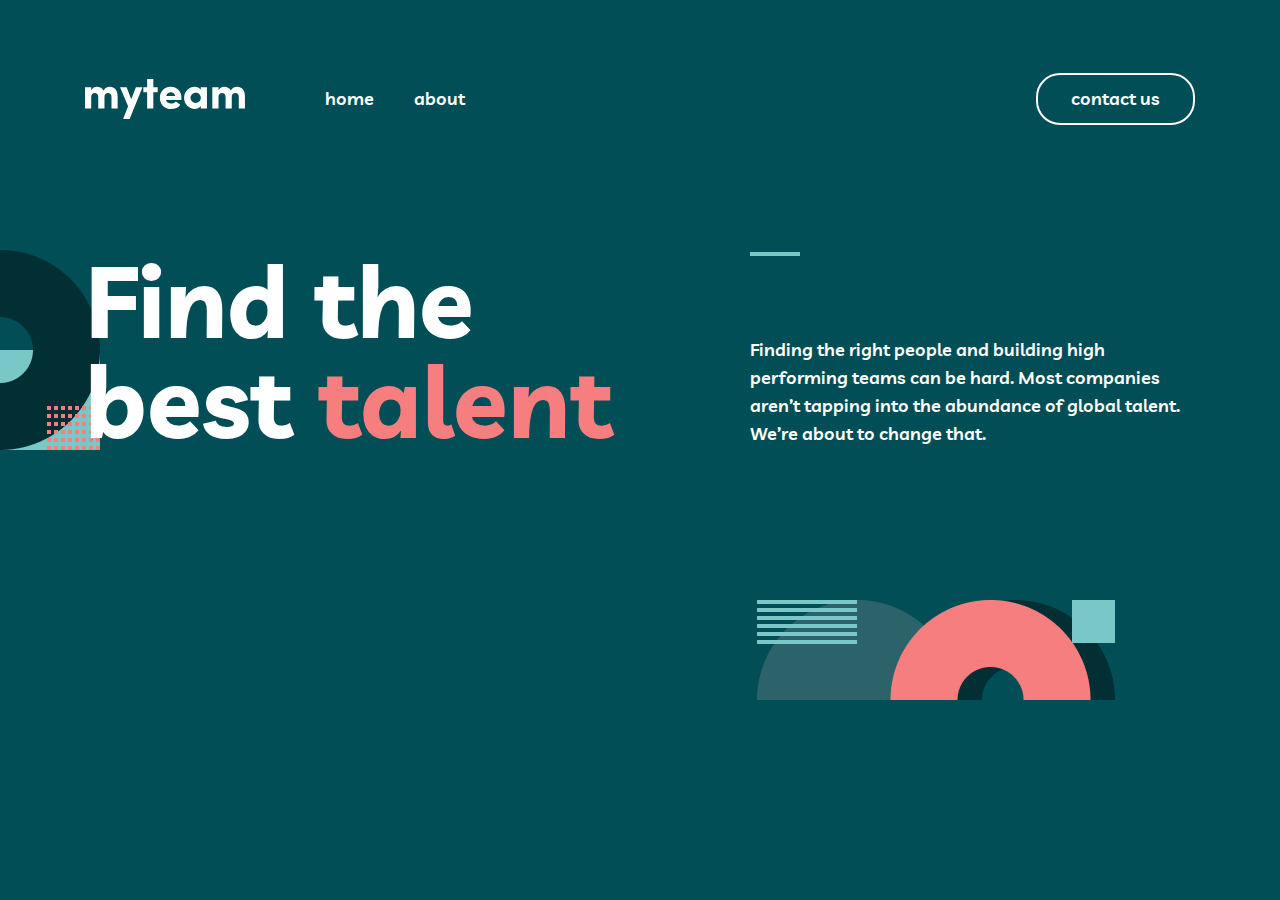
<file: index.html>
<!DOCTYPE html>
<html lang="en">
  <head>
    <meta charset="UTF-8" />
    <meta name="viewport" content="width=device-width, initial-scale=1.0" />
    <title>Project</title>
    <link rel="stylesheet" href="./css/style.css" />
    <!-- <link rel="stylesheet" href="./css/style.min.css"> -->
  </head>
  <body>
    <!-- HEADER START -->
    <header class="header">
      <div class="container header__container">
        <img
          src="./images/logo.svg"
          alt="header logo img"
          class="header__logo"
        />
        <ul class="header__navlist">
          <li class="header__navitem">
            <a href="" class="header__navlink">home</a>
          </li>
          <li class="header__navitem">
            <a href="" class="header__navlink">about</a>
          </li>
        </ul>
        <a href="#" class="header__btn btn">contact us</a>
        <img src="./images/icon-hamburger.svg" alt="" class="hamburger-menu" />
      </div>
      <div class="mobile-nav">
        <nav>
          <a href="#">home</a>
          <a href="#">about</a>
          <a href="#" class="mobile-btn header__btn btn">contact us</a>
        </nav>
      </div>
    </header>

    <!-- HEADER END -->

    <!-- MAIN START -->
    <main class="main">
      <section class="hero">
        <div class="hero__container container">
          <h1 class="hero__title">
            Find the <br />
            best <span class="red-text">talent</span>
          </h1>
          <div class="hero__info">
            <hr class="hero__hr" />
            <p class="hero__text">
              Finding the right people and building high performing teams can be
              hard. Most companies aren’t tapping into the abundance of global
              talent. We’re about to change that.
            </p>
          </div>
        </div>
      </section>
    </main>
    <!-- MAIN END -->

    <!-- FOOTER START -->
    <footer class="footer"></footer>

    <!-- FOOTER END -->
    <script>
      document
        .querySelector(".hamburger-menu")
        .addEventListener("click", function () {
          document.querySelector(".mobile-nav").style.transform =
            "translateX(0)";
        });

      document
        .querySelector(".mobile-nav")
        .addEventListener("click", function () {
          this.style.transform = "translateX(200%)";
        });
    </script>
  </body>
</html>
</file>
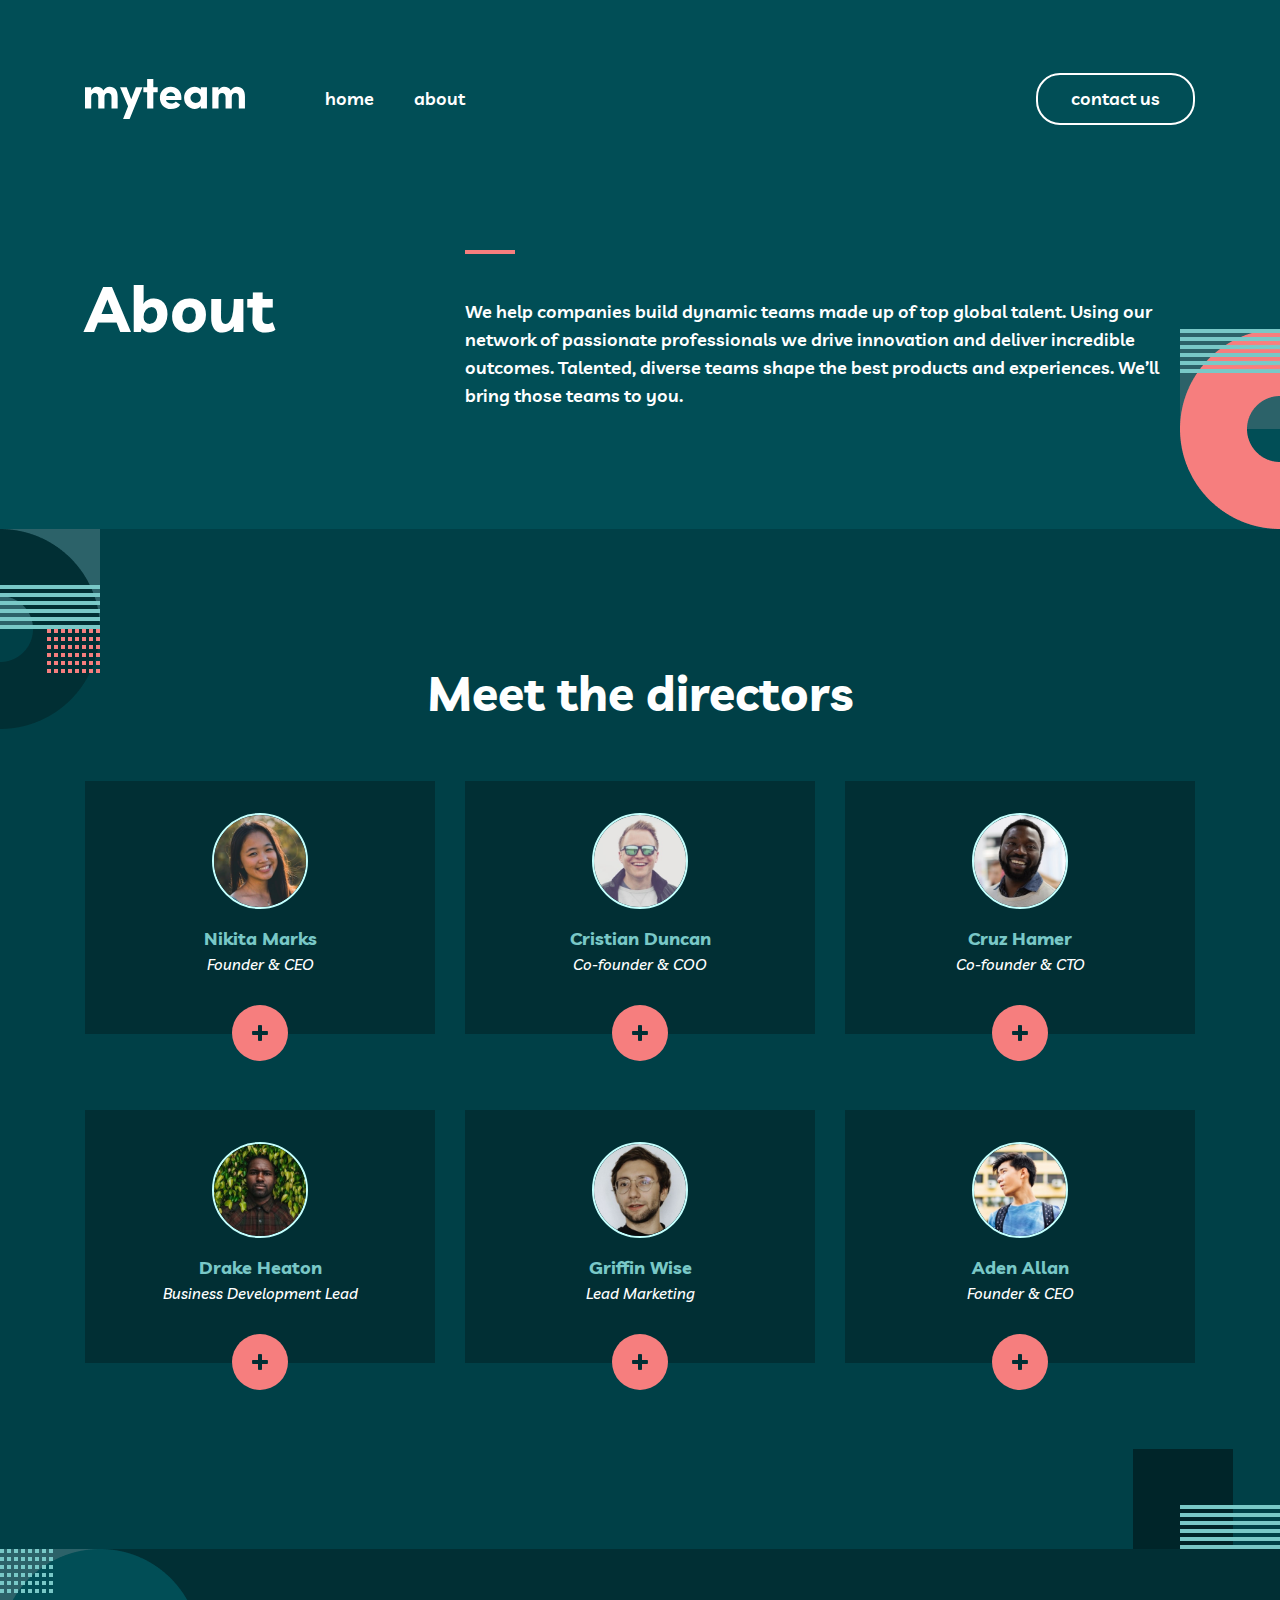
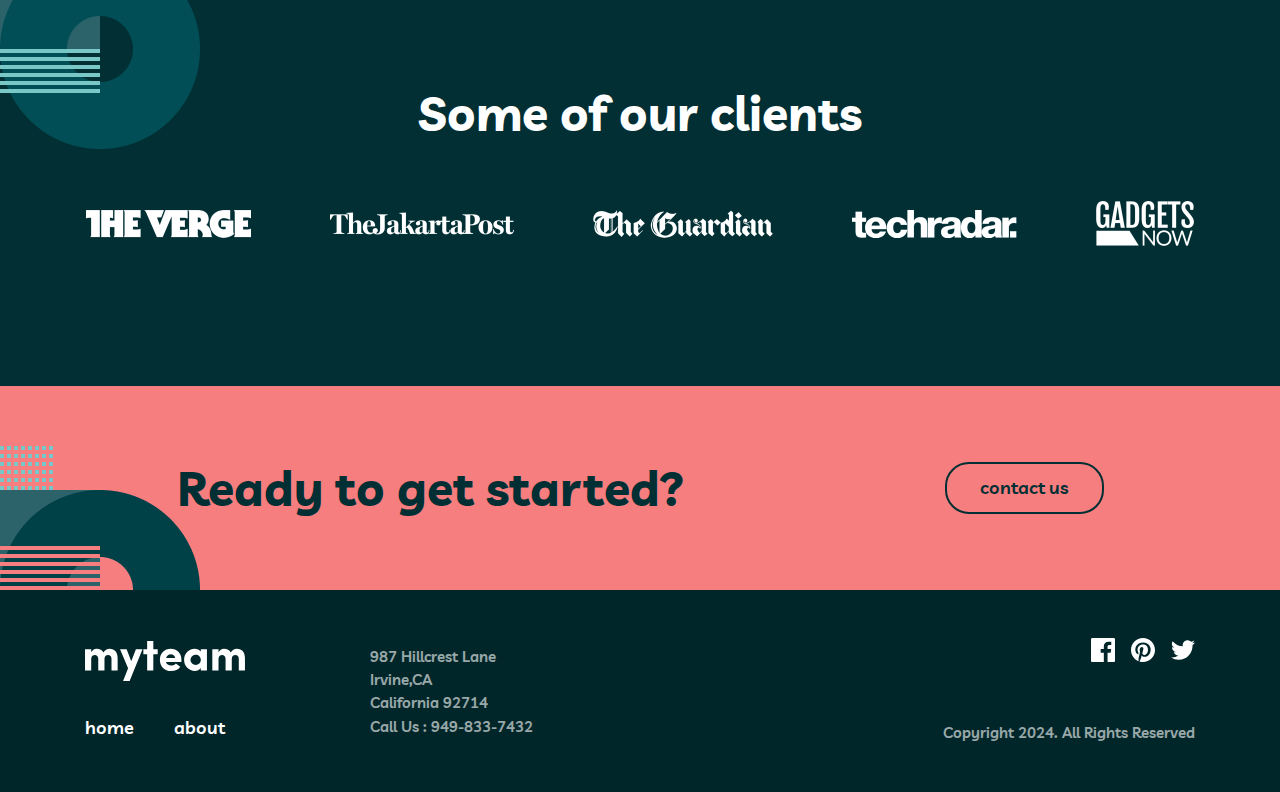
<file: about.html>
<!DOCTYPE html>
<html lang="en">
  <head>
    <meta charset="UTF-8" />
    <meta name="viewport" content="width=device-width, initial-scale=1.0" />
    <title>My Team | About</title>
    <link rel="stylesheet" href="./css/about.css" />
    <!-- <link rel="stylesheet" href="./css/style.min.css"> -->
  </head>
  <body>
    <!-- HEADER START -->
    <header class="header">
      <div class="container header__container">
        <a href="./index.html" class="site-logo">
          <img
            src="./images/logo.svg"
            alt="header logo img"
            class="header__logo"
          />
        </a>
        <ul class="header__navlist">
          <li class="header__navitem">
            <a href="./index.html" class="header__navlink">home</a>
          </li>
          <li class="header__navitem">
            <a href="./about.html" class="header__navlink">about</a>
          </li>
        </ul>
        <a href="./contacts.html" class="header__btn btn">contact us</a>
        <img src="./images/icon-hamburger.svg" alt="" class="hamburger-menu" />
      </div>
      <div class="mobile-nav">
        <nav>
          <a href="./index.html">home</a>
          <a href="./about.html">about</a>
          <a href="./contacts.html" class="mobile-btn header__btn btn"
            >contact us</a
          >
        </nav>
      </div>
    </header>

    <!-- HEADER END -->

    <!-- MAIN START -->
    <main class="main">
      <section class="hero">
        <div class="hero__container container">
          <h1 class="hero__title h2">About</h1>
          <div class="hero__info">
            <hr class="hero__hr red-line" />
            <p class="hero__texts">
              We help companies build dynamic teams made up of top global
              talent. Using our network of passionate professionals we drive
              innovation and deliver incredible outcomes. Talented, diverse
              teams shape the best products and experiences. We’ll bring those
              teams to you.
            </p>
          </div>
        </div>
      </section>
      <section class="directors">
        <div class="directors__container container">
          <h2 class="directors__title">Meet the directors</h2>
          <div class="directors__cards">
            <div class="directors__card">
              <img
                src="./images/avatar-nikita.jpg"
                alt="avatar"
                class="directors__card-img"
                width="96"
                height="96"
              />
              <h3 class="directors__card-name body1">Nikita Marks</h3>
              <p class="directors__card-job body2">Founder & CEO</p>
              <img src="./images/plus.svg" alt="" class="plus" />
              <div class="card__additional-info">
                <h3 class="directors__card-name body1">Nikita Marks</h3>
                <p class="body2">
                  "Additional information about this person can be displayed
                  here."
                </p>
                <div class="add-social">
                  <a href="" class="add-info-social"
                    ><svg
                      xmlns="http://www.w3.org/2000/svg"
                      width="24"
                      height="20"
                    >
                      <path
                        fill="#FFF"
                        d="M24 2.557a9.83 9.83 0 01-2.828.775A4.932 4.932 0 0023.337.608a9.864 9.864 0 01-3.127 1.195A4.916 4.916 0 0016.616.248c-3.179 0-5.515 2.966-4.797 6.045A13.978 13.978 0 011.671 1.149a4.93 4.93 0 001.523 6.574 4.903 4.903 0 01-2.229-.616c-.054 2.281 1.581 4.415 3.949 4.89a4.935 4.935 0 01-2.224.084 4.928 4.928 0 004.6 3.419A9.9 9.9 0 010 17.54a13.94 13.94 0 007.548 2.212c9.142 0 14.307-7.721 13.995-14.646A10.025 10.025 0 0024 2.557z"
                      /></svg
                  ></a>
                  <a href="" class="add-info-social"
                    ><svg
                      xmlns="http://www.w3.org/2000/svg"
                      width="20"
                      height="20"
                    >
                      <path
                        fill="#FFF"
                        d="M18 0H2C.9 0 0 .9 0 2v16c0 1.1.9 2 2 2h16c1.1 0 2-.9 2-2V2c0-1.1-.9-2-2-2zM6 17H3V8h3v9zM4.5 6.3c-1 0-1.8-.8-1.8-1.8s.8-1.8 1.8-1.8 1.8.8 1.8 1.8-.8 1.8-1.8 1.8zM17 17h-3v-5.3c0-.8-.7-1.5-1.5-1.5s-1.5.7-1.5 1.5V17H8V8h3v1.2c.5-.8 1.6-1.4 2.5-1.4 1.9 0 3.5 1.6 3.5 3.5V17z"
                      /></svg
                  ></a>
                </div>
              </div>
            </div>
            <div class="directors__card">
              <img
                src="./images/avatar-christian.jpg"
                alt="avatar"
                class="directors__card-img"
                width="96"
                height="96"
              />
              <h3 class="directors__card-name body1">Cristian Duncan</h3>
              <p class="directors__card-job body2">Co-founder & COO</p>
              <img src="./images/plus.svg" alt="" class="plus" />
              <div class="card__additional-info">
                <h3 class="directors__card-name body1">Cristian Duncan</h3>
                <p class="body2">
                  "Additional information about this person can be displayed
                  here."
                </p>
                <div class="add-social">
                  <a href="" class="add-info-social"
                    ><svg
                      xmlns="http://www.w3.org/2000/svg"
                      width="24"
                      height="20"
                    >
                      <path
                        fill="#FFF"
                        d="M24 2.557a9.83 9.83 0 01-2.828.775A4.932 4.932 0 0023.337.608a9.864 9.864 0 01-3.127 1.195A4.916 4.916 0 0016.616.248c-3.179 0-5.515 2.966-4.797 6.045A13.978 13.978 0 011.671 1.149a4.93 4.93 0 001.523 6.574 4.903 4.903 0 01-2.229-.616c-.054 2.281 1.581 4.415 3.949 4.89a4.935 4.935 0 01-2.224.084 4.928 4.928 0 004.6 3.419A9.9 9.9 0 010 17.54a13.94 13.94 0 007.548 2.212c9.142 0 14.307-7.721 13.995-14.646A10.025 10.025 0 0024 2.557z"
                      /></svg
                  ></a>
                  <a href="" class="add-info-social"
                    ><svg
                      xmlns="http://www.w3.org/2000/svg"
                      width="20"
                      height="20"
                    >
                      <path
                        fill="#FFF"
                        d="M18 0H2C.9 0 0 .9 0 2v16c0 1.1.9 2 2 2h16c1.1 0 2-.9 2-2V2c0-1.1-.9-2-2-2zM6 17H3V8h3v9zM4.5 6.3c-1 0-1.8-.8-1.8-1.8s.8-1.8 1.8-1.8 1.8.8 1.8 1.8-.8 1.8-1.8 1.8zM17 17h-3v-5.3c0-.8-.7-1.5-1.5-1.5s-1.5.7-1.5 1.5V17H8V8h3v1.2c.5-.8 1.6-1.4 2.5-1.4 1.9 0 3.5 1.6 3.5 3.5V17z"
                      /></svg
                  ></a>
                </div>
              </div>
            </div>
            <div class="directors__card">
              <img
                src="./images/avatar-cruz.jpg"
                alt="avatar"
                class="directors__card-img"
                width="96"
                height="96"
              />
              <h3 class="directors__card-name body1">Cruz Hamer</h3>
              <p class="directors__card-job body2">Co-founder & CTO</p>
              <img src="./images/plus.svg" alt="" class="plus" />
              <div class="card__additional-info">
                <h3 class="directors__card-name body1">Cruz Hamer</h3>
                <p class="body2">
                  "Additional information about this person can be displayed
                  here."
                </p>
                <div class="add-social">
                  <a href="" class="add-info-social"
                    ><svg
                      xmlns="http://www.w3.org/2000/svg"
                      width="24"
                      height="20"
                    >
                      <path
                        fill="#FFF"
                        d="M24 2.557a9.83 9.83 0 01-2.828.775A4.932 4.932 0 0023.337.608a9.864 9.864 0 01-3.127 1.195A4.916 4.916 0 0016.616.248c-3.179 0-5.515 2.966-4.797 6.045A13.978 13.978 0 011.671 1.149a4.93 4.93 0 001.523 6.574 4.903 4.903 0 01-2.229-.616c-.054 2.281 1.581 4.415 3.949 4.89a4.935 4.935 0 01-2.224.084 4.928 4.928 0 004.6 3.419A9.9 9.9 0 010 17.54a13.94 13.94 0 007.548 2.212c9.142 0 14.307-7.721 13.995-14.646A10.025 10.025 0 0024 2.557z"
                      /></svg
                  ></a>
                  <a href="" class="add-info-social"
                    ><svg
                      xmlns="http://www.w3.org/2000/svg"
                      width="20"
                      height="20"
                    >
                      <path
                        fill="#FFF"
                        d="M18 0H2C.9 0 0 .9 0 2v16c0 1.1.9 2 2 2h16c1.1 0 2-.9 2-2V2c0-1.1-.9-2-2-2zM6 17H3V8h3v9zM4.5 6.3c-1 0-1.8-.8-1.8-1.8s.8-1.8 1.8-1.8 1.8.8 1.8 1.8-.8 1.8-1.8 1.8zM17 17h-3v-5.3c0-.8-.7-1.5-1.5-1.5s-1.5.7-1.5 1.5V17H8V8h3v1.2c.5-.8 1.6-1.4 2.5-1.4 1.9 0 3.5 1.6 3.5 3.5V17z"
                      /></svg
                  ></a>
                </div>
              </div>
            </div>
            <div class="directors__card">
              <img
                src="./images/avatar-drake.jpg"
                alt="avatar"
                class="directors__card-img"
                width="96"
                height="96"
              />
              <h3 class="directors__card-name body1">Drake Heaton</h3>
              <p class="directors__card-job body2">Business Development Lead</p>
              <img src="./images/plus.svg" alt="" class="plus" />
              <div class="card__additional-info">
                <h3 class="directors__card-name body1">Drake Heaton</h3>
                <p class="body2">
                  "Additional information about this person can be displayed
                  here."
                </p>
                <div class="add-social">
                  <a href="" class="add-info-social"
                    ><svg
                      xmlns="http://www.w3.org/2000/svg"
                      width="24"
                      height="20"
                    >
                      <path
                        fill="#FFF"
                        d="M24 2.557a9.83 9.83 0 01-2.828.775A4.932 4.932 0 0023.337.608a9.864 9.864 0 01-3.127 1.195A4.916 4.916 0 0016.616.248c-3.179 0-5.515 2.966-4.797 6.045A13.978 13.978 0 011.671 1.149a4.93 4.93 0 001.523 6.574 4.903 4.903 0 01-2.229-.616c-.054 2.281 1.581 4.415 3.949 4.89a4.935 4.935 0 01-2.224.084 4.928 4.928 0 004.6 3.419A9.9 9.9 0 010 17.54a13.94 13.94 0 007.548 2.212c9.142 0 14.307-7.721 13.995-14.646A10.025 10.025 0 0024 2.557z"
                      /></svg
                  ></a>
                  <a href="" class="add-info-social"
                    ><svg
                      xmlns="http://www.w3.org/2000/svg"
                      width="20"
                      height="20"
                    >
                      <path
                        fill="#FFF"
                        d="M18 0H2C.9 0 0 .9 0 2v16c0 1.1.9 2 2 2h16c1.1 0 2-.9 2-2V2c0-1.1-.9-2-2-2zM6 17H3V8h3v9zM4.5 6.3c-1 0-1.8-.8-1.8-1.8s.8-1.8 1.8-1.8 1.8.8 1.8 1.8-.8 1.8-1.8 1.8zM17 17h-3v-5.3c0-.8-.7-1.5-1.5-1.5s-1.5.7-1.5 1.5V17H8V8h3v1.2c.5-.8 1.6-1.4 2.5-1.4 1.9 0 3.5 1.6 3.5 3.5V17z"
                      /></svg
                  ></a>
                </div>
              </div>
            </div>
            <div class="directors__card">
              <img
                src="./images/avatar-griffin.jpg"
                alt="avatar"
                class="directors__card-img"
                width="96"
                height="96"
              />
              <h3 class="directors__card-name body1">Griffin Wise</h3>
              <p class="directors__card-job body2">Lead Marketing</p>
              <img src="./images/plus.svg" alt="" class="plus" />
              <div class="card__additional-info">
                <h3 class="directors__card-name body1">Griffin Wise</h3>
                <p class="body2">
                  "Additional information about this person can be displayed
                  here."
                </p>
                <div class="add-social">
                  <a href="" class="add-info-social"
                    ><svg
                      xmlns="http://www.w3.org/2000/svg"
                      width="24"
                      height="20"
                    >
                      <path
                        fill="#FFF"
                        d="M24 2.557a9.83 9.83 0 01-2.828.775A4.932 4.932 0 0023.337.608a9.864 9.864 0 01-3.127 1.195A4.916 4.916 0 0016.616.248c-3.179 0-5.515 2.966-4.797 6.045A13.978 13.978 0 011.671 1.149a4.93 4.93 0 001.523 6.574 4.903 4.903 0 01-2.229-.616c-.054 2.281 1.581 4.415 3.949 4.89a4.935 4.935 0 01-2.224.084 4.928 4.928 0 004.6 3.419A9.9 9.9 0 010 17.54a13.94 13.94 0 007.548 2.212c9.142 0 14.307-7.721 13.995-14.646A10.025 10.025 0 0024 2.557z"
                      /></svg
                  ></a>
                  <a href="" class="add-info-social"
                    ><svg
                      xmlns="http://www.w3.org/2000/svg"
                      width="20"
                      height="20"
                    >
                      <path
                        fill="#FFF"
                        d="M18 0H2C.9 0 0 .9 0 2v16c0 1.1.9 2 2 2h16c1.1 0 2-.9 2-2V2c0-1.1-.9-2-2-2zM6 17H3V8h3v9zM4.5 6.3c-1 0-1.8-.8-1.8-1.8s.8-1.8 1.8-1.8 1.8.8 1.8 1.8-.8 1.8-1.8 1.8zM17 17h-3v-5.3c0-.8-.7-1.5-1.5-1.5s-1.5.7-1.5 1.5V17H8V8h3v1.2c.5-.8 1.6-1.4 2.5-1.4 1.9 0 3.5 1.6 3.5 3.5V17z"
                      /></svg
                  ></a>
                </div>
              </div>
            </div>
            <div class="directors__card">
              <img
                src="./images/avatar-aden.jpg"
                alt="avatar"
                class="directors__card-img"
                width="96"
                height="96"
              />
              <h3 class="directors__card-name body1">Aden Allan</h3>
              <p class="directors__card-job body2">Founder & CEO</p>
              <img src="./images/plus.svg" alt="" class="plus" />
              <div class="card__additional-info">
                <h3 class="directors__card-name body1">Aden Allan</h3>
                <p class="body2">
                  “Empowered teams create truly amazing products. Set the north
                  star and let them follow it.”
                </p>
                <div class="add-social">
                  <a href="" class="add-info-social"
                    ><svg
                      xmlns="http://www.w3.org/2000/svg"
                      width="24"
                      height="20"
                    >
                      <path
                        fill="#FFF"
                        d="M24 2.557a9.83 9.83 0 01-2.828.775A4.932 4.932 0 0023.337.608a9.864 9.864 0 01-3.127 1.195A4.916 4.916 0 0016.616.248c-3.179 0-5.515 2.966-4.797 6.045A13.978 13.978 0 011.671 1.149a4.93 4.93 0 001.523 6.574 4.903 4.903 0 01-2.229-.616c-.054 2.281 1.581 4.415 3.949 4.89a4.935 4.935 0 01-2.224.084 4.928 4.928 0 004.6 3.419A9.9 9.9 0 010 17.54a13.94 13.94 0 007.548 2.212c9.142 0 14.307-7.721 13.995-14.646A10.025 10.025 0 0024 2.557z"
                      /></svg
                  ></a>
                  <a href="" class="add-info-social"
                    ><svg
                      xmlns="http://www.w3.org/2000/svg"
                      width="20"
                      height="20"
                    >
                      <path
                        fill="#FFF"
                        d="M18 0H2C.9 0 0 .9 0 2v16c0 1.1.9 2 2 2h16c1.1 0 2-.9 2-2V2c0-1.1-.9-2-2-2zM6 17H3V8h3v9zM4.5 6.3c-1 0-1.8-.8-1.8-1.8s.8-1.8 1.8-1.8 1.8.8 1.8 1.8-.8 1.8-1.8 1.8zM17 17h-3v-5.3c0-.8-.7-1.5-1.5-1.5s-1.5.7-1.5 1.5V17H8V8h3v1.2c.5-.8 1.6-1.4 2.5-1.4 1.9 0 3.5 1.6 3.5 3.5V17z"
                      /></svg
                  ></a>
                </div>
              </div>
            </div>
          </div>
        </div>
      </section>
      <section class="brands">
        <div class="brands__container container">
          <h2 class="brands__title directors__title">Some of our clients</h2>
          <div class="brands__wrapper">
            <img
              src="./images/logo-the-verge.png"
              alt=""
              class="brands__img-verge"
              width="165"
              height="28"
            />
            <img
              src="./images/logo-jakarta-post.png"
              alt=""
              class="brands__img-jacarta"
              width="184"
              height="23"
            />
            <img
              src="./images/logo-the-guardian.png"
              alt=""
              class="brands__img-guardian"
              width="180"
              height="28"
            />
            <img
              src="./images/logo-tech-radar.png"
              alt=""
              class="brands__img-tech"
              width="165"
              height="28"
            />
            <img
              src="./images/logo-gadgets-now.png"
              alt=""
              class="brands__img-gadget"
              width="98"
              height="45"
            />
          </div>
        </div>
      </section>
      <section class="cta">
        <cta class="cta__container container">
          <h2 class="cta__title">Ready to get started?</h2>
          <a href="/contacts.html" class="btn cat__btn">contact us</a>
        </cta>
      </section>
    </main>
    <!-- MAIN END -->

    <!-- FOOTER START -->
    <footer class="footer">
      <div class="footer__container container">
        <div class="footer__nav">
          <a href="./index.html" class="footer__logo"
            ><img src="./images/logo.svg" alt="" class="footer__logo-img"
          /></a>
          <ul class="footer__navlist">
            <li class="footer__navitem">
              <a href="./index.html" class="footer__navlink body1">home</a>
            </li>
            <li class="footer__navitem">
              <a href="./about.html" class="footer__navlink body1">about</a>
            </li>
          </ul>
        </div>
        <address class="footer__address body2">
          987 Hillcrest Lane <br />
          Irvine,CA <br />California 92714 <br />
          Call Us :
          <a href="tel:55555555" class="footer__address-link">949-833-7432</a>
        </address>
        <div class="footer__social">
          <ul class="footer__social-list">
            <li class="footer__social-item">
              <a href="" class="footer__social-link">
                <svg xmlns="http://www.w3.org/2000/svg" width="24" height="24">
                  <path
                    fill="#FFF"
                    d="M22.675 0H1.325C.593 0 0 .593 0 1.325v21.351C0 23.407.593 24 1.325 24H12.82v-9.294H9.692v-3.622h3.128V8.413c0-3.1 1.893-4.788 4.659-4.788 1.325 0 2.463.099 2.795.143v3.24l-1.918.001c-1.504 0-1.795.715-1.795 1.763v2.313h3.587l-.467 3.622h-3.12V24h6.116c.73 0 1.323-.593 1.323-1.325V1.325C24 .593 23.407 0 22.675 0z"
                  /></svg
              ></a>
            </li>
            <li class="footer__social-item">
              <a href="" class="footer__social-link"
                ><svg xmlns="http://www.w3.org/2000/svg" width="24" height="24">
                  <path
                    fill="#FFF"
                    d="M12 0C5.373 0 0 5.372 0 12c0 5.084 3.163 9.426 7.627 11.174-.105-.949-.2-2.405.042-3.441.218-.937 1.407-5.965 1.407-5.965s-.359-.719-.359-1.782c0-1.668.967-2.914 2.171-2.914 1.023 0 1.518.769 1.518 1.69 0 1.029-.655 2.568-.994 3.995-.283 1.194.599 2.169 1.777 2.169 2.133 0 3.772-2.249 3.772-5.495 0-2.873-2.064-4.882-5.012-4.882-3.414 0-5.418 2.561-5.418 5.207 0 1.031.397 2.138.893 2.738a.36.36 0 01.083.345l-.333 1.36c-.053.22-.174.267-.402.161-1.499-.698-2.436-2.889-2.436-4.649 0-3.785 2.75-7.262 7.929-7.262 4.163 0 7.398 2.967 7.398 6.931 0 4.136-2.607 7.464-6.227 7.464-1.216 0-2.359-.631-2.75-1.378l-.748 2.853c-.271 1.043-1.002 2.35-1.492 3.146C9.57 23.812 10.763 24 12 24c6.627 0 12-5.373 12-12 0-6.628-5.373-12-12-12z"
                  /></svg
              ></a>
            </li>
            <li class="footer__social-item">
              <a href="" class="footer__social-link"
                ><svg xmlns="http://www.w3.org/2000/svg" width="24" height="20">
                  <path
                    fill="#FFF"
                    d="M24 2.557a9.83 9.83 0 01-2.828.775A4.932 4.932 0 0023.337.608a9.864 9.864 0 01-3.127 1.195A4.916 4.916 0 0016.616.248c-3.179 0-5.515 2.966-4.797 6.045A13.978 13.978 0 011.671 1.149a4.93 4.93 0 001.523 6.574 4.903 4.903 0 01-2.229-.616c-.054 2.281 1.581 4.415 3.949 4.89a4.935 4.935 0 01-2.224.084 4.928 4.928 0 004.6 3.419A9.9 9.9 0 010 17.54a13.94 13.94 0 007.548 2.212c9.142 0 14.307-7.721 13.995-14.646A10.025 10.025 0 0024 2.557z"
                  /></svg
              ></a>
            </li>
          </ul>
          <p class="footer__copyright-text body2">
            Copyright 2024. All Rights Reserved
          </p>
        </div>
      </div>
    </footer>

    <!-- FOOTER END -->
    <script>
      document
        .querySelector(".hamburger-menu")
        .addEventListener("click", function () {
          document.querySelector(".mobile-nav").style.transform =
            "translateX(0)";
        });

      document
        .querySelector(".mobile-nav")
        .addEventListener("click", function () {
          this.style.transform = "translateX(200%)";
        });
    </script>
  </body>
</html>
</file>
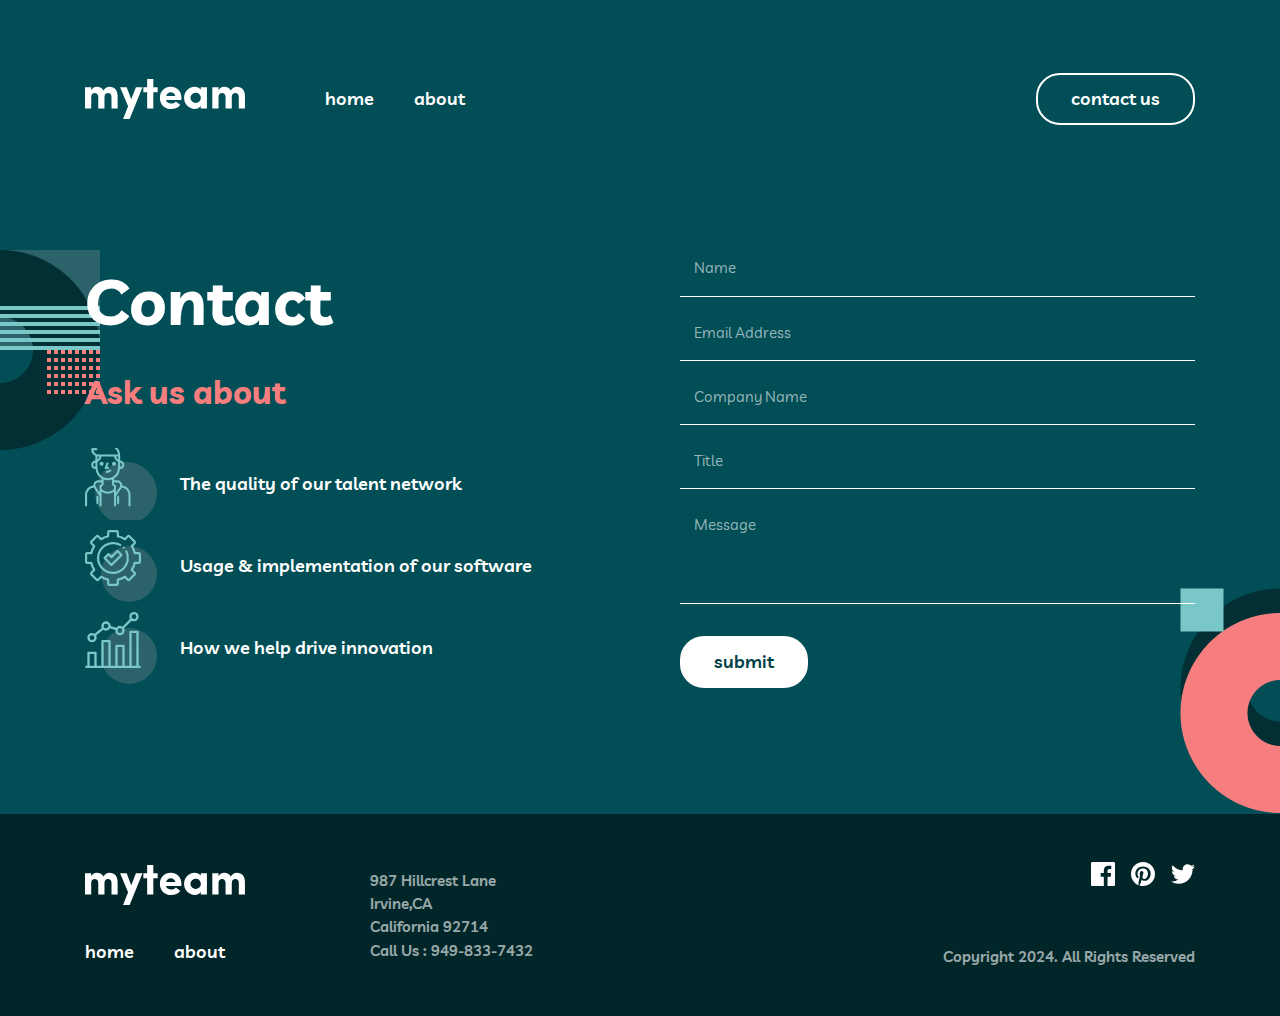
<file: contacts.html>
<!DOCTYPE html>
<html lang="en">
  <head>
    <meta charset="UTF-8" />
    <meta name="viewport" content="width=device-width, initial-scale=1.0" />
    <title>My Team| Contact</title>
    <link rel="stylesheet" href="./css/contact.css" />
    <!-- <link rel="stylesheet" href="./css/style.min.css"> -->
  </head>
  <body>
    <!-- HEADER START -->
    <header class="header">
      <div class="container header__container">
        <a href="./index.html" class="site-logo">
          <img
            src="./images/logo.svg"
            alt="header logo img"
            class="header__logo"
          />
        </a>
        <ul class="header__navlist">
          <li class="header__navitem">
            <a href="./index.html" class="header__navlink">home</a>
          </li>
          <li class="header__navitem">
            <a href="./about.html" class="header__navlink">about</a>
          </li>
        </ul>
        <a href="./contacts.html" class="header__btn btn">contact us</a>
        <img src="./images/icon-hamburger.svg" alt="" class="hamburger-menu" />
      </div>
      <div class="mobile-nav">
        <nav>
          <a href="./index.html">home</a>
          <a href="./about.html">about</a>
          <a href="./contacts.html" class="mobile-btn header__btn btn"
            >contact us</a
          >
        </nav>
      </div>
    </header>

    <!-- HEADER END -->

    <!-- MAIN START -->
    <main class="main">
      <section class="contacts">
        <div class="contacts__container container">
          <div class="contacts__info">
            <h2 class="contacts__title">Contact</h2>
            <h3 class="contacts__subtitle">Ask us about</h3>
            <div class="contacts__type">
              <img
                src="./images/icon-person.svg"
                alt=""
                class="contacts__type-img"
                width="72"
                height="72"
              />
              <p class="contacts__type-text body1">
                The quality of our talent network
              </p>
            </div>
            <div class="contacts__type">
              <img
                src="./images/icon-cog.svg"
                alt=""
                class="contacts__type-img"
                width="72"
                height="72"
              />
              <p class="contacts__type-text body1">
                Usage & implementation of our software
              </p>
            </div>
            <div class="contacts__type">
              <img
                src="./images/icon-chart.svg"
                alt=""
                class="contacts__type-img"
                width="72"
                height="72"
              />
              <p class="contacts__type-text body1">
                How we help drive innovation
              </p>
            </div>
          </div>
          <form class="contacts__form">
            <input
              type="text"
              class="input-text body2"
              placeholder="Name"
              required
            />
            <input
              type="email"
              class="input-text body2"
              placeholder="Email Address"
              required
            />
            <input
              type="text"
              class="input-text body2"
              placeholder="Company Name"
              required
            />
            <input
              type="text"
              class="input-text body2"
              placeholder="Title"
              required
            />
            <textarea
              class="input-text-area body2"
              name="massage"
              placeholder="Message"
              id="message"
            ></textarea>
            <button class="contact__btn btn">submit</button>
          </form>
        </div>
      </section>
    </main>
    <!-- MAIN END -->

    <!-- FOOTER START -->
    <footer class="footer">
      <div class="footer__container container">
        <div class="footer__nav">
          <a href="./index.html" class="footer__logo"
            ><img src="./images/logo.svg" alt="" class="footer__logo-img"
          /></a>
          <ul class="footer__navlist">
            <li class="footer__navitem">
              <a href="./index.html" class="footer__navlink body1">home</a>
            </li>
            <li class="footer__navitem">
              <a href="./about.html" class="footer__navlink body1">about</a>
            </li>
          </ul>
        </div>
        <address class="footer__address body2">
          987 Hillcrest Lane <br />
          Irvine,CA <br />California 92714 <br />
          Call Us :
          <a href="tel:55555555" class="footer__address-link">949-833-7432</a>
        </address>
        <div class="footer__social">
          <ul class="footer__social-list">
            <li class="footer__social-item">
              <a href="" class="footer__social-link">
                <svg xmlns="http://www.w3.org/2000/svg" width="24" height="24">
                  <path
                    fill="#FFF"
                    d="M22.675 0H1.325C.593 0 0 .593 0 1.325v21.351C0 23.407.593 24 1.325 24H12.82v-9.294H9.692v-3.622h3.128V8.413c0-3.1 1.893-4.788 4.659-4.788 1.325 0 2.463.099 2.795.143v3.24l-1.918.001c-1.504 0-1.795.715-1.795 1.763v2.313h3.587l-.467 3.622h-3.12V24h6.116c.73 0 1.323-.593 1.323-1.325V1.325C24 .593 23.407 0 22.675 0z"
                  /></svg
              ></a>
            </li>
            <li class="footer__social-item">
              <a href="" class="footer__social-link"
                ><svg xmlns="http://www.w3.org/2000/svg" width="24" height="24">
                  <path
                    fill="#FFF"
                    d="M12 0C5.373 0 0 5.372 0 12c0 5.084 3.163 9.426 7.627 11.174-.105-.949-.2-2.405.042-3.441.218-.937 1.407-5.965 1.407-5.965s-.359-.719-.359-1.782c0-1.668.967-2.914 2.171-2.914 1.023 0 1.518.769 1.518 1.69 0 1.029-.655 2.568-.994 3.995-.283 1.194.599 2.169 1.777 2.169 2.133 0 3.772-2.249 3.772-5.495 0-2.873-2.064-4.882-5.012-4.882-3.414 0-5.418 2.561-5.418 5.207 0 1.031.397 2.138.893 2.738a.36.36 0 01.083.345l-.333 1.36c-.053.22-.174.267-.402.161-1.499-.698-2.436-2.889-2.436-4.649 0-3.785 2.75-7.262 7.929-7.262 4.163 0 7.398 2.967 7.398 6.931 0 4.136-2.607 7.464-6.227 7.464-1.216 0-2.359-.631-2.75-1.378l-.748 2.853c-.271 1.043-1.002 2.35-1.492 3.146C9.57 23.812 10.763 24 12 24c6.627 0 12-5.373 12-12 0-6.628-5.373-12-12-12z"
                  /></svg
              ></a>
            </li>
            <li class="footer__social-item">
              <a href="" class="footer__social-link"
                ><svg xmlns="http://www.w3.org/2000/svg" width="24" height="20">
                  <path
                    fill="#FFF"
                    d="M24 2.557a9.83 9.83 0 01-2.828.775A4.932 4.932 0 0023.337.608a9.864 9.864 0 01-3.127 1.195A4.916 4.916 0 0016.616.248c-3.179 0-5.515 2.966-4.797 6.045A13.978 13.978 0 011.671 1.149a4.93 4.93 0 001.523 6.574 4.903 4.903 0 01-2.229-.616c-.054 2.281 1.581 4.415 3.949 4.89a4.935 4.935 0 01-2.224.084 4.928 4.928 0 004.6 3.419A9.9 9.9 0 010 17.54a13.94 13.94 0 007.548 2.212c9.142 0 14.307-7.721 13.995-14.646A10.025 10.025 0 0024 2.557z"
                  /></svg
              ></a>
            </li>
          </ul>
          <p class="footer__copyright-text body2">
            Copyright 2024. All Rights Reserved
          </p>
        </div>
      </div>
    </footer>

    <!-- FOOTER END -->
    <script>
      document
        .querySelector(".hamburger-menu")
        .addEventListener("click", function () {
          document.querySelector(".mobile-nav").style.transform =
            "translateX(0)";
        });

      document
        .querySelector(".mobile-nav")
        .addEventListener("click", function () {
          this.style.transform = "translateX(200%)";
        });
    </script>
  </body>
</html>
</file>
<file: css/about.css>
@import "./style.css";
.hero {
  background: url(../images/about-bg-1.png) right bottom no-repeat;
  padding-bottom: 12rem;
}

.hero__container {
  display: flex;
  align-items: center;
  justify-content: space-between;
}
.container {
}
.hero__title {
  font-size: var(--h1-large-fs);
  line-height: var(--h1-large-lh);
  color: var(--white-color);
  height: 100px;
}
.h2 {
  font-size: var(--h1-small-fs);
  line-height: var(--h1-small-lh);
  color: var(--white-color);
}
.hero__info {
  display: flex;
  flex-direction: column;
  justify-content: space-between;
  gap: 4.4rem;
}
.hero__hr {
  width: 5rem;
  height: 4px;
  background-color: var(--primary-color);
  border: none;
  border-top: 0;
}

.hero__texts {
  color: var(--white-color);
  width: 100%;
  max-width: 730px;
}
/* hero */

/* directors */
.directors {
  background: url(../images/about-bg-2.png) top left no-repeat,
    url(../images/about-bg-3.png) bottom right no-repeat;
  background-color: #004047;
}
.directors__container {
  padding-top: 14rem;
  padding-bottom: 14rem;
}
.container {
}
.directors__title {
  margin-bottom: 6.4rem;
  font-size: 4.8rem;
  font-weight: 700;
  line-height: 1;
  text-align: center;
  color: var(--white-color);
}
.directors__cards {
  display: flex;
  gap: 3rem;
  flex-wrap: wrap;
}
.directors__card {
  position: relative;
  display: flex;
  flex-direction: column;
  align-items: center;
  padding: 3.2rem 2.4rem;
  width: 350px;
  height: 253px;
  background-color: #012f34;
  margin-bottom: 4.6rem;
}
.directors__card-img {
  margin-bottom: 1.6rem;
  border-radius: 50%;
  border: 2px solid #c4fffe;
}
.directors__card-name {
  color: var(--light-green);
}
.directors__card-job {
  font-style: italic;
  font-weight: 500;
}
.plus {
  transition: 0.5s;
  z-index: 7;
  margin-top: 2.8rem;
  border-radius: 50%;
  padding: 2rem;
  background-color: var(--primary-color);
}
.directors__card:hover .plus {
  background-color: var(--light-green);
  transform: rotate(45deg);
}

.card__additional-info {
  position: absolute;
  top: 0;
  left: 0;
  width: 100%;
  height: 100%;
  background-color: #002529;
  color: #fff;
  display: flex;
  flex-direction: column;
  justify-content: center;
  align-items: center;
  padding: 3.5rem 2.4rem;
  text-align: center;
  opacity: 0;
  transition: opacity 0.5s ease;
}
.card__additional-info p {
  margin-bottom: 2.4rem;
}
.add-social {
  display: flex;
  gap: 1.6rem;
}
.add-info-social:hover svg path {
  fill: var(--primary-color);
}
.directors__card:hover .card__additional-info {
  opacity: 1;
}
/* directors */
/* brands */
.brands {
  background: url(../images/about-bg-4.png) top left no-repeat;
  background-color: var(--secondary-bg);
}
.brands__container {
  padding-top: 14rem;
  padding-bottom: 14rem;
}
.container {
}
.brands__title {
}
.directors__title {
}
.brands__wrapper {
  width: 100%;
  display: flex;
  flex-wrap: wrap;
  justify-content: center;
  gap: 7.9rem;
  align-items: center;
}

.brands__img {
}

/* brands */
/* breakpoints */
@media (max-width: 900px) {
  .header {
  }
  .container {
    padding-right: 4rem;
    padding-left: 4rem;
  }
  .header__container {
    margin-top: 6.4rem;
    margin-bottom: 11.2rem;
  }

  .main {
  }
  .hero {
    background: url(../images/about-bg-1.png) right bottom no-repeat;
  }
  .hero__container {
    display: flex;
    flex-direction: column;
    /* width: 683px; */
    height: 220px;
    gap: 24px;

    text-align: center;
    padding-bottom: 112px;
  }
  .container {
  }
  .hero__title {
    height: 56px;
    font-size: var(--h1-small-fs);
    line-height: var(--h1-small-lh);
  }
  .red-text {
  }
  .hero__info {
  }
  .hero__hr {
    display: none;
  }
  .hero__texts {
    font-size: var(--body2-text-fs);
    line-height: var(--body2-text-lh);
    width: 100%;
    max-width: 457px;
  }
  .directors {
  }
  .directors__container {
    padding-top: 10rem;
    padding-bottom: 5rem;
  }
  .container {
  }
  .directors__title {
    margin-bottom: 4.8rem;
    font-size: 3.2rem;
  }
  .directors__cards {
    justify-content: center;
    gap: 11px;
  }
  .directors__card {
    width: 281px;
    margin-bottom: 65px;
  }
  .brands {
    background: url(../images/about-bg-4.png) top -100px left no-repeat;
    background-color: var(--secondary-bg);
  }
  .brands__container {
  }
  .container {
  }
  .brands__title {
  }
  .directors__title {
  }
  .brands__wrapper {
    gap: 4rem;
  }

  .brands__img-verge {
    width: 103px;
    height: 17px;
  }
  .brands__img-jacarta {
    width: 124px;
    height: 13px;
  }
  .brands__img-guardian {
    width: 120px;
    height: 17px;
  }
  .brands__img-tech {
    width: 103px;
    height: 17px;
  }
  .brands__img-gadget {
    width: 60px;
    height: 27px;
  }
}

@media (max-width: 450px) {
  .container {
    padding-right: 2.4rem;
    padding-left: 2.4rem;
  }
  .header__container {
    justify-content: space-between;
    margin-top: 4.8rem;
    margin-bottom: 8rem;
  }
  .header__logo {
  }
  .header__navlist {
    display: none;
  }
  .header__navitem {
  }
  .header__navlink {
  }
  .header__btn {
    display: none;
  }
  .btn {
  }
  .hamburger-menu {
    display: block;
    cursor: pointer;
  }
  .mobile-nav {
    display: block;
  }
  .mobile-btn {
    display: block;
    margin-top: 5rem;
    font-size: 17px;
    text-align: center;
  }
  .main {
  }
  .hero {
    background: url(../images/about-bg-1.png) right bottom -10rem no-repeat;
  }
  .hero__container {
    display: flex;
    flex-direction: column;
    align-items: center;
    height: 80px;
    gap: 18px;
    text-align: center;
    padding-bottom: 21rem;
    width: 100%;
    max-width: 375px;
  }
  .container {
  }
  .hero__title {
    font-size: 4rem;
    line-height: 1;
  }
  .red-text {
  }
  .hero__info {
    text-align: center;
  }
  .hero__hr {
  }
  .hero__texts {
    text-align: center;
    width: 100%;
    max-width: 327px;
    font-size: var(--body2-text-fs);
    line-height: var(--body2-text-lh);
  }
  .directors {
    background: url(../images/about-bg-2.png) top -10rem left no-repeat,
      url(../images/about-bg-3.png) bottom right no-repeat;
    background-color: #004047;
  }
  .directors__container {
    padding-top: 8.8rem;
    padding-bottom: 8.8rem;
  }

  .directors__card {
    margin-bottom: 3.8rem;
    width: 327px;
  }
  .brands {
    background: url(../images/about-bg-4.png) top -100px left -100px no-repeat;
    background-color: var(--secondary-bg);
  }
  .brands__container {
    padding-top: 8.8rem;
    padding-bottom: 8.8rem;
  }
  .container {
  }
  .brands__title {
  }
  .directors__title {
  }
  .brands__wrapper {
    flex-direction: column;
    gap: 6rem;
  }
  .brands__img {
  }
  .brands__img-verge {
    width: 149px;
    height: 24px;
  }
  .brands__img-jacarta {
    width: 169px;
    height: 20px;
  }
  .brands__img-guardian {
    width: 169px;
    height: 24px;
  }
  .brands__img-tech {
    width: 149px;
    height: 24px;
  }
  .brands__img-gadget {
    width: 100px;
    height: 45px;
  }
}
</file>
<file: css/contact.css>
@import "./style.css";

.contacts {
  background: url(../images/contact-bg-1.png) top left no-repeat,
    url(../images/contact-bg-2.png) right bottom no-repeat;
}
.contacts__container {
  display: flex;
  justify-content: space-between;
  align-items: center;
  padding-bottom: 12rem;
}

.contacts__title {
  font-size: var(--h1-small-fs);
  line-height: 1.6;
  color: var(--white-color);
  margin-bottom: 16px;
}
.contacts__subtitle {
  font-size: 3.2rem;
  font-weight: 700;
  line-height: 1.5;
  color: var(--primary-color);
  margin-bottom: 32px;
}
.contacts__type {
  display: flex;
  align-items: center;
  gap: 2.3rem;
  margin-bottom: 1rem;
}

.contacts__form {
  width: 100%;
  max-width: 515px;
}
.input-text {
  width: 100%;
  display: block;
  padding-bottom: 1.6rem;
  border: none;
  background-color: transparent;
  padding-left: 1.4rem;
  border-bottom: 1px solid white;
  margin-bottom: 2.4rem;
  color: #fff;
  &:focus {
    outline: none;
    border-bottom-color: #79c8c7;
  }
  &::placeholder {
    color: rgba(255, 255, 255, 0.6);
  }
}
.input-text-area {
  padding-bottom: 4.3rem;
  padding-left: 14px;
  margin-bottom: 2.4rem;
  border: none;
  background-color: transparent;
  width: 100%;
  border-bottom: 1px solid white;
  resize: none;
  &:focus {
    outline: none;
    border-bottom-color: #79c8c7;
  }
  &::placeholder {
    color: rgba(255, 255, 255, 0.6);
  }
}
.contact__btn {
  padding: 1rem 3.2rem;
  background-color: var(--white-color);
  color: #004047;
  font-weight: 600;
  &:hover {
    background-color: transparent;
    color: #fff;
  }
}

/* breakpoint */
@media (max-width: 900px) {
  .contacts__container {
    display: flex;
    flex-direction: column;
    align-items: center;
    gap: 6rem;
    padding-bottom: 112px;
  }

  .contacts__info {
    width: 100%;
    max-width: 500px;
  }
  .contacts__title {
    text-align: center;
    line-height: var(--h1-small-lh);
    margin-bottom: 24px;
  }
  .contacts__subtitle {
    text-align: center;
    margin-bottom: 24px;
  }
  .contacts__type {
    width: 100%;
  }

  .input-text:focus {
    outline: none;
  }
  .input-text::placeholder {
    color: rgba(255, 255, 255, 0.6);
  }

  .input-text-area:focus {
    outline: none;
  }
  .input-text-area::placeholder {
    color: rgba(255, 255, 255, 0.6);
  }
}

@media (max-width: 450px) {
  .contacts {
    background: url(../images/contact-bg-2.png) right bottom -100px no-repeat;
  }

  .contacts__info {
    width: 100%;
    max-width: 327px;
  }
  .contacts__title {
    font-size: 4rem;
    line-height: 1;
    margin-bottom: 1.6rem;
  }
  .contacts__subtitle {
    margin-bottom: 4rem;
  }

  .contacts__form {
    max-width: 325px;
  }
}
</file>
<file: css/style.css>
@import "./normalize.css";
@import "./fonts.css";
@import "./varables.css";
@import "./base.css";

.body1 {
  font-size: var(--body1-text-fs);
  line-height: var(--body1-text-lh);
  color: var(--white-color);
}
.body2 {
  font-size: var(--body2-text-fs);
  line-height: var(--body2-text-lh);
  color: var(--white-color);
}
.btn {
  color: var(--white-color);
  font-size: var(--body1-text-fs);
  line-height: var(--body1-text-lh);
  padding: 1rem 3.3rem;
  border: 2px solid #ffffff;
  border-radius: 2.4rem;
  background-color: transparent;
  transition: 0.3s;
}
.red-text {
  color: var(--primary-color);
}

.header__container {
  display: flex;
  align-items: center;
  margin-top: 7.3rem;
  margin-bottom: 12.5rem;
}
.header__logo {
  width: 16rem;
  height: 4rem;
  margin-right: 8rem;
}
.header__navlist {
  display: flex;
  gap: 4rem;
  margin-right: auto;
}

.header__navlink {
  color: var(--white-color);
  &:hover {
    color: var(--primary-color);
  }
}
.header__btn:hover {
  color: var(--footer-bg);
  background-color: var(--white-color);
}
.hamburger-menu {
  display: none;
}
.mobile-nav {
  display: none; /* Hide by default on larger screens */
  position: fixed;
  top: 0;
  right: 0;
  width: 70%;
  height: 100%;
  background: url(../images/mobile-bg.png) right bottom no-repeat;

  background-color: #2c6269;
  z-index: 1000;
  padding-top: 9rem;
  padding-left: 4.8rem;
  padding-right: 4.8rem;
  transform: translateX(200%);
  transition: transform 0.3s ease-in-out;
}
.mobile-nav::before {
  content: "";
  display: inline-block;
  background-image: url(../images/icon-close.svg);
  background-repeat: no-repeat;
  background-size: cover;
  width: 2rem;
  height: 2rem;
  margin-left: 18rem;
  margin-bottom: 4rem;
}
.mobile-nav::after {
  content: "";
  background-color: rgba(0, 0, 0, 0.5);
  position: fixed;
  left: -42.85%;
  top: 0;
  height: 100%;
  width: 42.85%;
}

.mobile-nav nav {
  display: flex;
  flex-direction: column;
}

.mobile-nav a {
  color: #fff;
  text-decoration: none;
  margin-bottom: 2.5rem;
}
/* hero */
.hero {
  background: url(../images/home-bg-1.png) left top no-repeat,
    url(../images/home-bg-2.png) right 16.5rem bottom no-repeat;
  padding-bottom: 25rem;
}

.hero__container {
  display: flex;
  align-items: center;
  justify-content: space-between;
}

.hero__title {
  font-size: var(--h1-large-fs);
  line-height: var(--h1-large-lh);
  color: var(--white-color);
  height: 200px;
}
.h2 {
  font-size: var(--h1-small-fs);
  line-height: var(--h1-small-lh);
  color: var(--white-color);
}
.hero__info {
  display: flex;
  flex-direction: column;
  justify-content: space-between;
  gap: 8rem;
}
.hero__hr {
  width: 5rem;
  height: 4px;
  background-color: var(--light-green);
  border: none;
  border-top: 0;
}
.red-line {
  width: 5rem;
  height: 4px;
  border: none;
  border-top: 0;
  color: var(--primary-color);
}

.hero__text {
  color: var(--white-color);
  width: 445px;
}
.hero__texts {
  color: var(--white-color);
}
/* hero */
/* freatures */
.features {
  background: url(../images/home-bg-3.png) right bottom no-repeat;
  background-color: #012f34;
}
.features__container {
  padding-top: 16.5rem;
  padding-bottom: 16.5rem;
  display: flex;
  justify-content: space-between;
}

.features__info {
  display: flex;
  flex-direction: column;
  gap: 5.4rem;
}

.red-hr {
  width: 5rem;
  height: 4px;
  border: none;
  border-top: 0;
  background-color: var(--primary-color);
}
.features__title {
  width: 445px;
  font-size: 4.8rem;
  font-weight: 700;
  line-height: 1;
  color: var(--white-color);
}
.feature__items {
  display: flex;
  flex-direction: column;
  gap: 32px;
}
.features__item {
  display: flex;
  gap: 23px;

  height: 94px;
}

.features__item-info {
  display: flex;
  flex-direction: column;
  gap: 16px;
}

.features__item-text {
  font-size: var(--body2-text-fs);
  line-height: var(--body2-text-lh);
  color: #fff;
  width: 445px;
}
/* freatures */

/* stories */
.stories {
  background: url(../images/home-bg-4.png) top left no-repeat,
    url(../images/home-bg-5.png) bottom right no-repeat;
}
.stories__container {
  padding-top: 14rem;
  padding-bottom: 14rem;
}

.stories__title {
  font-size: 4.8rem;
  font-weight: 700;
  line-height: 1;
  color: var(--white-color);
  text-align: center;
  /* width: 100%;
  max-width: 932px; */
  margin-bottom: 5.6rem;
}
.story-green {
  color: var(--light-green);
}
.stories__list {
  display: flex;
  gap: 3rem;
}
.stories__item {
  padding-top: 3.6rem;
  padding-bottom: 1.1rem;
  background: url(../images/icon-quotes.svg) top center no-repeat;
  display: flex;
  flex-direction: column;
  align-items: center;
  width: 350px;
}
.stories__item-text {
  text-align: center;
  margin-bottom: 2.4rem;
}
.stories__item-name {
  color: var(--light-green);
  margin-bottom: 0.2rem;
}
.stories__item-job {
  font-style: italic;
  line-height: 1.3;
  text-align: center;
  font-weight: 500;
  color: var(--white-color);
  margin-bottom: 3.2rem;
}
.stories__item-img {
  border-radius: 50%;
  border: 2px solid #c4fffe;
}
/* stories */
/* cta */
.cta {
  background: url(../images/home-bg-6.png) left bottom no-repeat;
  background-color: var(--primary-color);
}
.cta__container {
  display: flex;
  align-items: center;
  justify-content: center;
  gap: 26rem;
  padding-top: 7.6rem;
  padding-bottom: 7.6rem;
}

.cta__title {
  font-size: 4.8rem;
  line-height: 1;
  color: var(--secondary-bg);
}

.cat__btn {
  color: #012f34;
  border-color: #012f34;
  &:hover {
    background-color: #012f34;
    color: #ffffff;
  }
}
/* cta */
/* footer */
.footer {
  background-color: var(--footer-bg);
}
.footer__container {
  padding-top: 4.8rem;
  padding-bottom: 4.8rem;
  display: flex;
  align-items: center;
}
.footer__nav {
  margin-right: 12.5rem;
}
.footer__logo {
  margin-bottom: 2.5rem;
}

.footer__navlist {
  display: flex;
  gap: 4rem;
}
.footer__navitem {
}
.footer__navlink:hover {
  color: var(--primary-color);
}

.footer__address {
  font-style: normal;
  opacity: 0.6;
  margin-right: auto;
  font-weight: 600;
}

.footer__address-link {
  color: var(--white-color);
}

.footer__social-list {
  justify-content: flex-end;
  margin-bottom: 5.1rem;
  display: flex;
  align-items: center;
  gap: 1.6rem;
}

.footer__social-link:hover svg path {
  fill: var(--primary-color);
}
.footer__copyright-text {
  opacity: 0.6;
}
/* footer */

/* responsive */
/* tablet */
@media (max-width: 900px) {
  .container {
    padding-right: 4rem;
    padding-left: 4rem;
  }
  .header__container {
    margin-top: 6.4rem;
    margin-bottom: 11.2rem;
  }

  .hero {
    background: url(../images/home-bg-2.png) bottom center no-repeat;
  }
  .hero__container {
    display: flex;
    flex-direction: column;
    /* width: 683px; */
    height: 220px;
    gap: 24px;

    text-align: center;
    padding-bottom: 256px;
  }

  .hero__title {
    font-size: var(--h1-small-fs);
    line-height: var(--h1-small-lh);
  }

  .hero__hr {
    display: none;
  }
  .hero__text {
    font-size: var(--body2-text-fs);
    line-height: var(--body2-text-lh);
    width: 100%;
    max-width: 470px;
  }
  .features {
    background: url(../images/home-bg-3.png) right top no-repeat;
    background-color: #012f34;
  }
  .features__container {
    padding-top: 10rem;
    padding-bottom: 10rem;
    display: flex;
    flex-direction: column;
    gap: 6.4rem;
    align-items: center;
  }
  .features__container:nth-child(1) {
    /* align-self: flex-start; */
  }
  .features__info {
    width: 80%;
  }

  .features__container .hr__line {
    display: block;
  }
  .red-text {
  }
  .features__title {
    align-self: flex-start;
    font-size: 3.2rem;
  }

  .stories__container {
    display: flex;
    flex-direction: column;
    align-items: center;
    padding-top: 10rem;
    padding-bottom: 10rem;
  }

  .stories__title {
    font-size: 3.2rem;
    font-weight: 700;
    line-height: 1;
    color: var(--white-color);
    text-align: center;
    width: 100%;
    max-width: 480px;
  }

  .stories__list {
    display: flex;
    flex-direction: column;
    align-items: center;
    gap: 4.8rem;
  }
  .stories__item {
    padding-top: 3.6rem;
    padding-bottom: 0;
    display: flex;
    flex-direction: column;
    align-items: center;
    width: 573px;
  }

  .cta__container {
    padding-top: 8.3rem;
    padding-bottom: 8.3rem;
    gap: 8.4rem;
  }

  .cta__title {
    font-size: 3.2rem;
  }

  .footer__container {
    display: grid;
    grid-template-columns: auto auto;
    grid-template-rows: auto auto;
    grid-row-gap: 3.2rem;
  }

  .footer__logo-img {
    width: 96px;
    height: 24px;
  }

  .footer__address {
    grid-column: 2 / span 1;
    margin-right: 0;
    text-align: right;
  }
  .body2 {
  }

  .footer__social {
    grid-column: 1 / span 2;
    display: flex;
    gap: 1.6rem;
    justify-content: space-between;
  }
  .footer__social-list {
    margin: 0;
  }
}

/* breaklpoint */
@media (max-width: 450px) {
  .container {
    padding-right: 2.4rem;
    padding-left: 2.4rem;
  }
  .header__container {
    justify-content: space-between;
    margin-top: 4.8rem;
    margin-bottom: 8rem;
  }
  .header__logo {
  }
  .header__navlist {
    display: none;
  }

  .header__btn {
    display: none;
  }

  .hamburger-menu {
    display: block;
    cursor: pointer;
  }
  .mobile-nav {
    display: block;
  }
  .mobile-btn {
    display: block;
    margin-top: 5rem;
    font-size: 17px;
    text-align: center;
  }

  .hero__container {
    display: flex;
    flex-direction: column;
    align-items: center;
    height: 80px;
    gap: 18px;
    text-align: center;
    padding-bottom: 197px;
    width: 100%;
    max-width: 375px;
  }

  .hero__title {
    font-size: 4rem;
    line-height: 1;
  }

  .hero__info {
    text-align: center;
  }

  .hero__text {
    text-align: center;
    width: 100%;
    max-width: 333px;
    font-size: var(--body2-text-fs);
    line-height: var(--body2-text-lh);
  }

  .features__container {
    padding-top: 64px;
    padding-bottom: 164px;
  }
  .features__info {
    width: 100%;
  }
  .features__container:nth-child(1) {
    align-self: flex-start;
  }
  .features__title {
    width: 240px;
  }
  .feature__items {
    display: flex;
    flex-direction: column;
    gap: 16.5rem;
  }
  .features__item {
    width: 327px;
    display: flex;
    flex-direction: column;
    align-items: center;
  }

  .features__item-info {
    text-align: center;
  }
  .fetures__item-title {
    text-align: center;
  }
  .features__item-text {
    text-align: center;
    width: 327px;
    margin-bottom: 48px;
  }
  .stories__container {
    padding-top: 14rem;
    padding-bottom: 16.5rem;
  }

  .stories__title {
    font-size: 3.2rem;
    font-weight: 700;
    line-height: 1;
    color: var(--white-color);
    text-align: center;
    width: 327px;
  }

  .stories__item {
    padding-top: 3.6rem;
    padding-bottom: 0;
    display: flex;
    flex-direction: column;
    align-items: center;
    width: 327px;
  }

  .cta__container {
    display: flex;
    flex-direction: column;
    gap: 2.4rem;
    padding-bottom: 9.5rem;
  }

  .cta__title {
    width: 327px;
    text-align: center;
  }

  .footer__container {
    display: flex;
    flex-direction: column;
    align-items: center;
  }
  .footer__nav {
    margin: 0;
  }
  .footer__logo {
    display: flex;
    flex-direction: column;
    align-items: center;
  }

  .footer__address {
    text-align: center;
  }

  .footer__social {
    display: flex;
    flex-direction: column;
    align-items: center;
  }
  .footer__social-list {
    margin: 0;
  }
}

@import "./responsive-tablet.css";
@import "./responsive-mobile.css";
</file>
